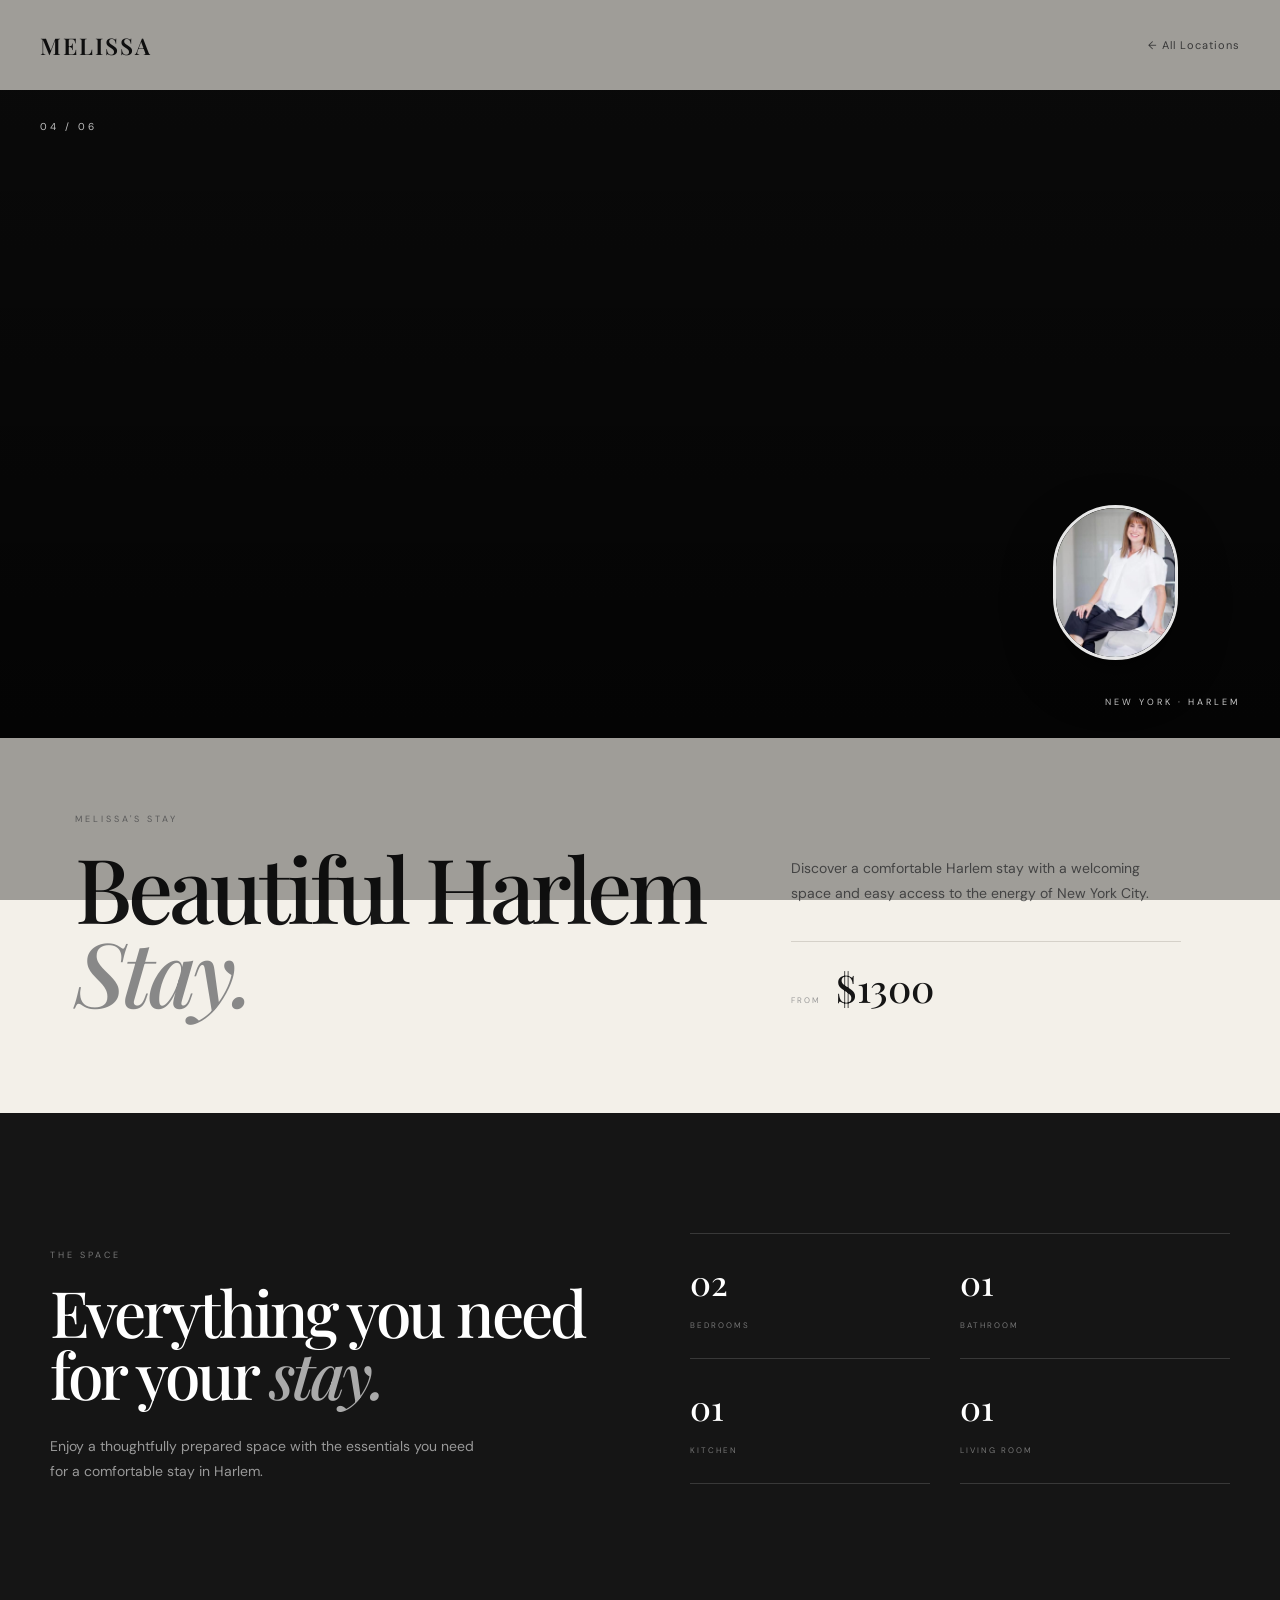
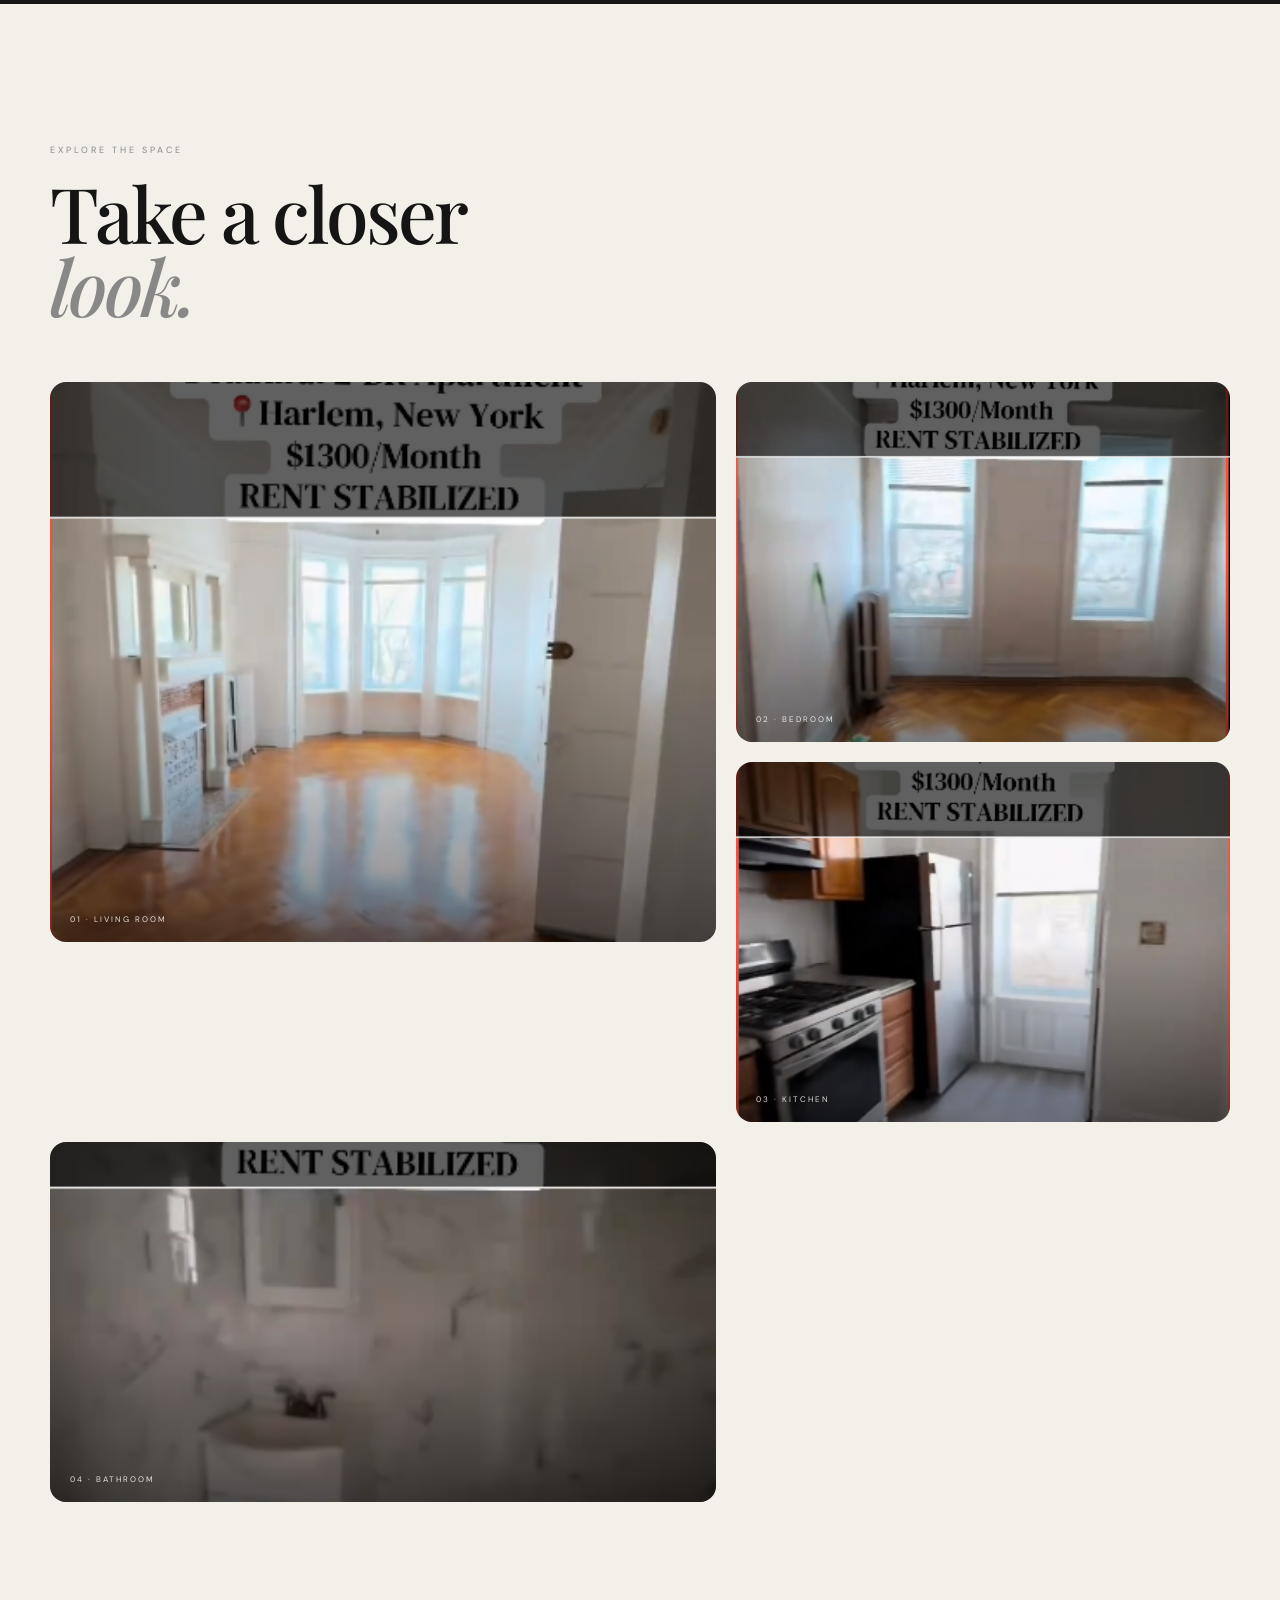
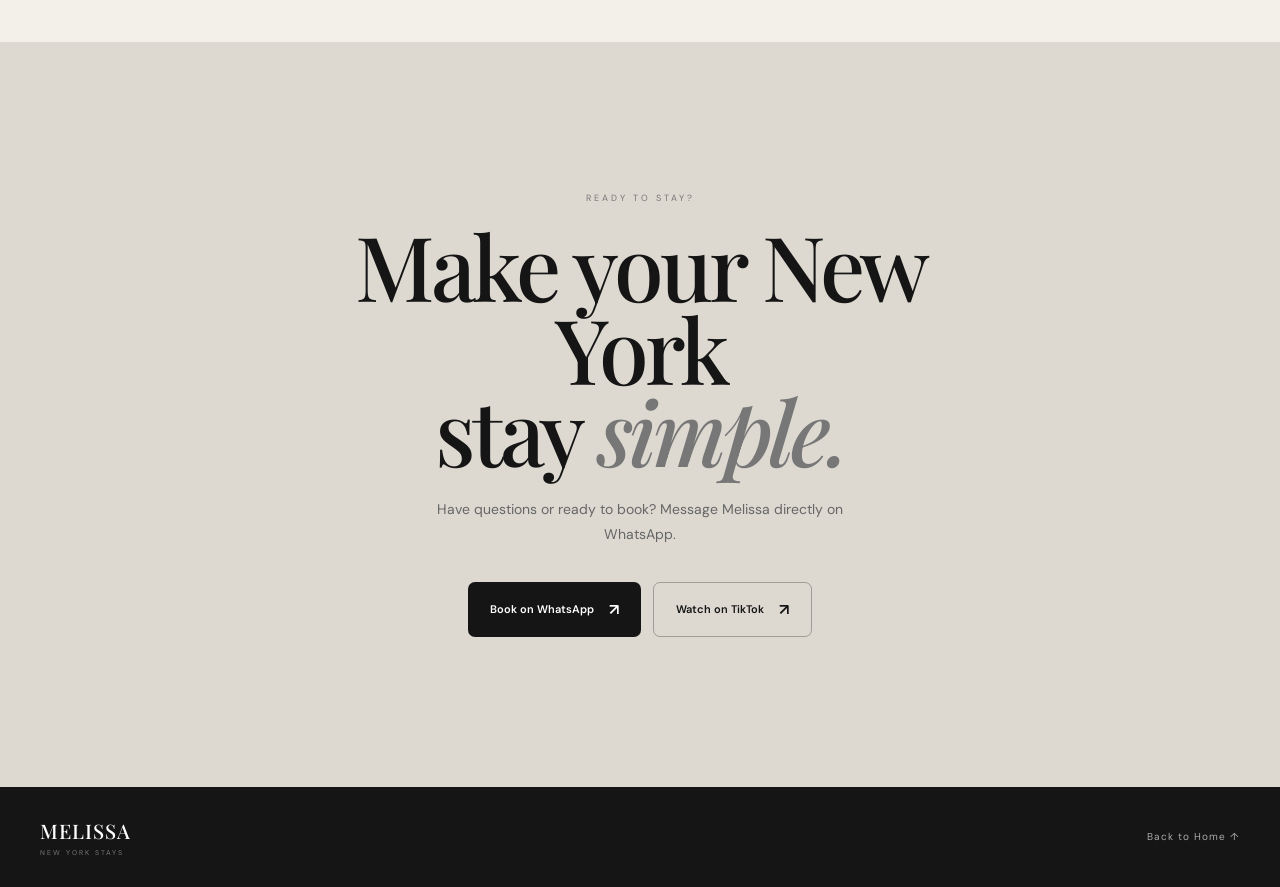
<file: harlem.html>
<!DOCTYPE html>
<html lang="en">
<head>
  <meta charset="UTF-8">
  <meta name="viewport" content="width=device-width, initial-scale=1.0">

  <title>Harlem Stay | Melissa</title>

  <link rel="preconnect" href="https://fonts.googleapis.com">
  <link rel="preconnect" href="https://fonts.gstatic.com" crossorigin>

  <link
    href="https://fonts.googleapis.com/css2?family=DM+Sans:wght@400;500;600&family=Playfair+Display:wght@500;600;700&display=swap"
    rel="stylesheet"
  >

  <link rel="stylesheet" href="property.css">
</head>

<body>

  <!-- NAVIGATION -->

  <header class="property-nav">

    <a href="index.html" class="property-logo">
      MELISSA
    </a>

    <a href="index.html" class="back-link">
      ← All Locations
    </a>

  </header>


  <main>

    <!-- PROPERTY HERO -->

    <section class="property-hero">

      <div class="property-hero-image">
  
        <video
  class="property-hero-video"
  autoplay
  loop
  playsinline
  id="propertyVideo"
>
  <source src="image/Harlem.mp4" type="video/mp4">
</video>

        <div class="bronx-profile">
          <img
            src="image/melissa.jpeg"
            alt="Melissa"
          >
        </div>

        <div class="property-hero-overlay"></div>

        <div class="property-hero-number">
          04 / 06
        </div>

        <div class="property-hero-location">
          NEW YORK · HARLEM
        </div>

      </div>


      <div class="property-hero-content">

        <div>

          <span class="property-label">
            MELISSA'S STAY
          </span>

          <h1>
            Beautiful Harlem<br>
            <em>Stay.</em>
          </h1>

        </div>


        <div class="property-hero-right">

          <p>
            Discover a comfortable Harlem stay
            with a welcoming space and easy access
            to the energy of New York City.
          </p>

          <div class="property-price">
            <span>FROM</span>
            <strong>$1300</strong>
          </div>

        </div>

      </div>

    </section>


    <!-- PROPERTY DETAILS -->

    <section class="property-details">

      <div class="property-intro">

        <span class="property-label">
          THE SPACE
        </span>

        <h2>
          Everything you need<br>
          for your <em>stay.</em>
        </h2>

        <p>
          Enjoy a thoughtfully prepared space with the
          essentials you need for a comfortable stay
          in Harlem.
        </p>

      </div>


      <div class="property-stats">

        <div class="property-stat">
          <strong>02</strong>
          <span>Bedrooms</span>
        </div>

        <div class="property-stat">
          <strong>01</strong>
          <span>Bathroom</span>
        </div>

        <div class="property-stat">
          <strong>01</strong>
          <span>kitchen</span>
        </div>

        <div class="property-stat">
          <strong>01</strong>
          <span>living room</span>
        </div>

      </div>

    </section>


    <!-- PROPERTY GALLERY -->

    <section class="property-gallery">

      <div class="gallery-heading">

        <span class="property-label">
          EXPLORE THE SPACE
        </span>

        <h2>
          Take a closer<br>
          <em>look.</em>
        </h2>

      </div>


      <div class="gallery-grid">

        <div class="gallery-item gallery-large">

          <img
            src="image/livin2.png"
            alt="Harlem living room"
          >

          <span>01 · LIVING ROOM</span>

        </div>


        <div class="gallery-item">

          <img
            src="image/bed 2.png"
            alt="Harlem bedroom"
          >

          <span>02 · BEDROOM</span>

        </div>


        <div class="gallery-item">

          <img
            src="image/kitchen2.png"
            alt="Harlem kitchen"
          >

          <span>03 · KITCHEN</span>

        </div>


        <div class="gallery-item gallery-wide">

          <img
            src="image/bath2.png"
            alt="Harlem bathroom"
          >

          <span>04 · BATHROOM</span>

        </div>

      </div>

    </section>


    <!-- BOOKING -->

    <section class="property-booking">

      <div class="booking-content">

        <span class="property-label">
          READY TO STAY?
        </span>

        <h2>
          Make your New York<br>
          stay <em>simple.</em>
        </h2>

        <p>
          Have questions or ready to book?
          Message Melissa directly on WhatsApp.
        </p>


        <div class="booking-buttons">

          <a
            href="https://wa.me/16072978805?text=Hi%20Melissa%2C%20I%20want%20to%20book%20the%20Harlem%20room."
            class="whatsapp-button"
            target="_blank"
          >
            Book on WhatsApp
            <span>↗</span>
          </a>


          <a
            href="https://vt.tiktok.com/ZSq3LEy7M/"
            class="tiktok-button"
            target="_blank"
          >
            Watch on TikTok
            <span>↗</span>
          </a>

        </div>

      </div>

    </section>

  </main>


  <!-- FOOTER -->

  <footer class="property-footer">

    <div>
      <strong>MELISSA</strong>
      <span>NEW YORK STAYS</span>
    </div>

    <a href="index.html">
      Back to Home ↑
    </a>

  </footer>

</body>
</html>
</file>
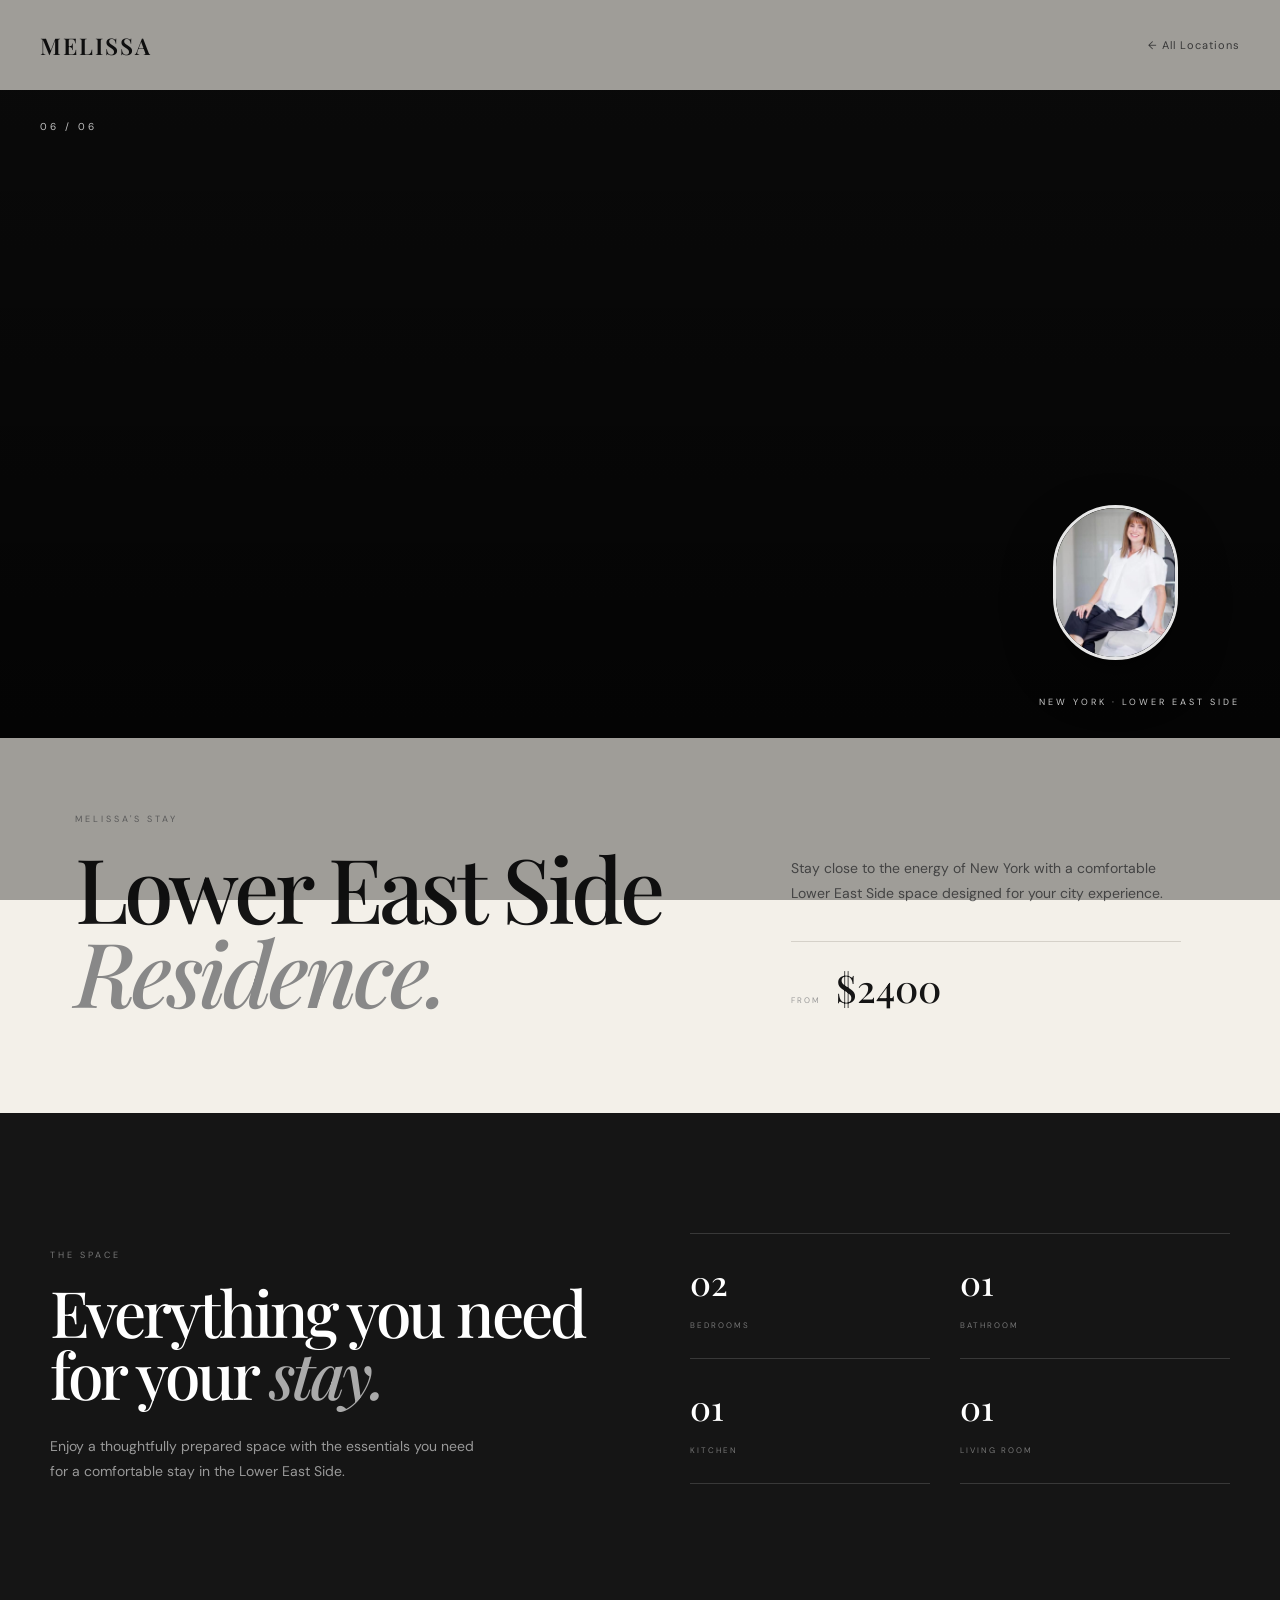
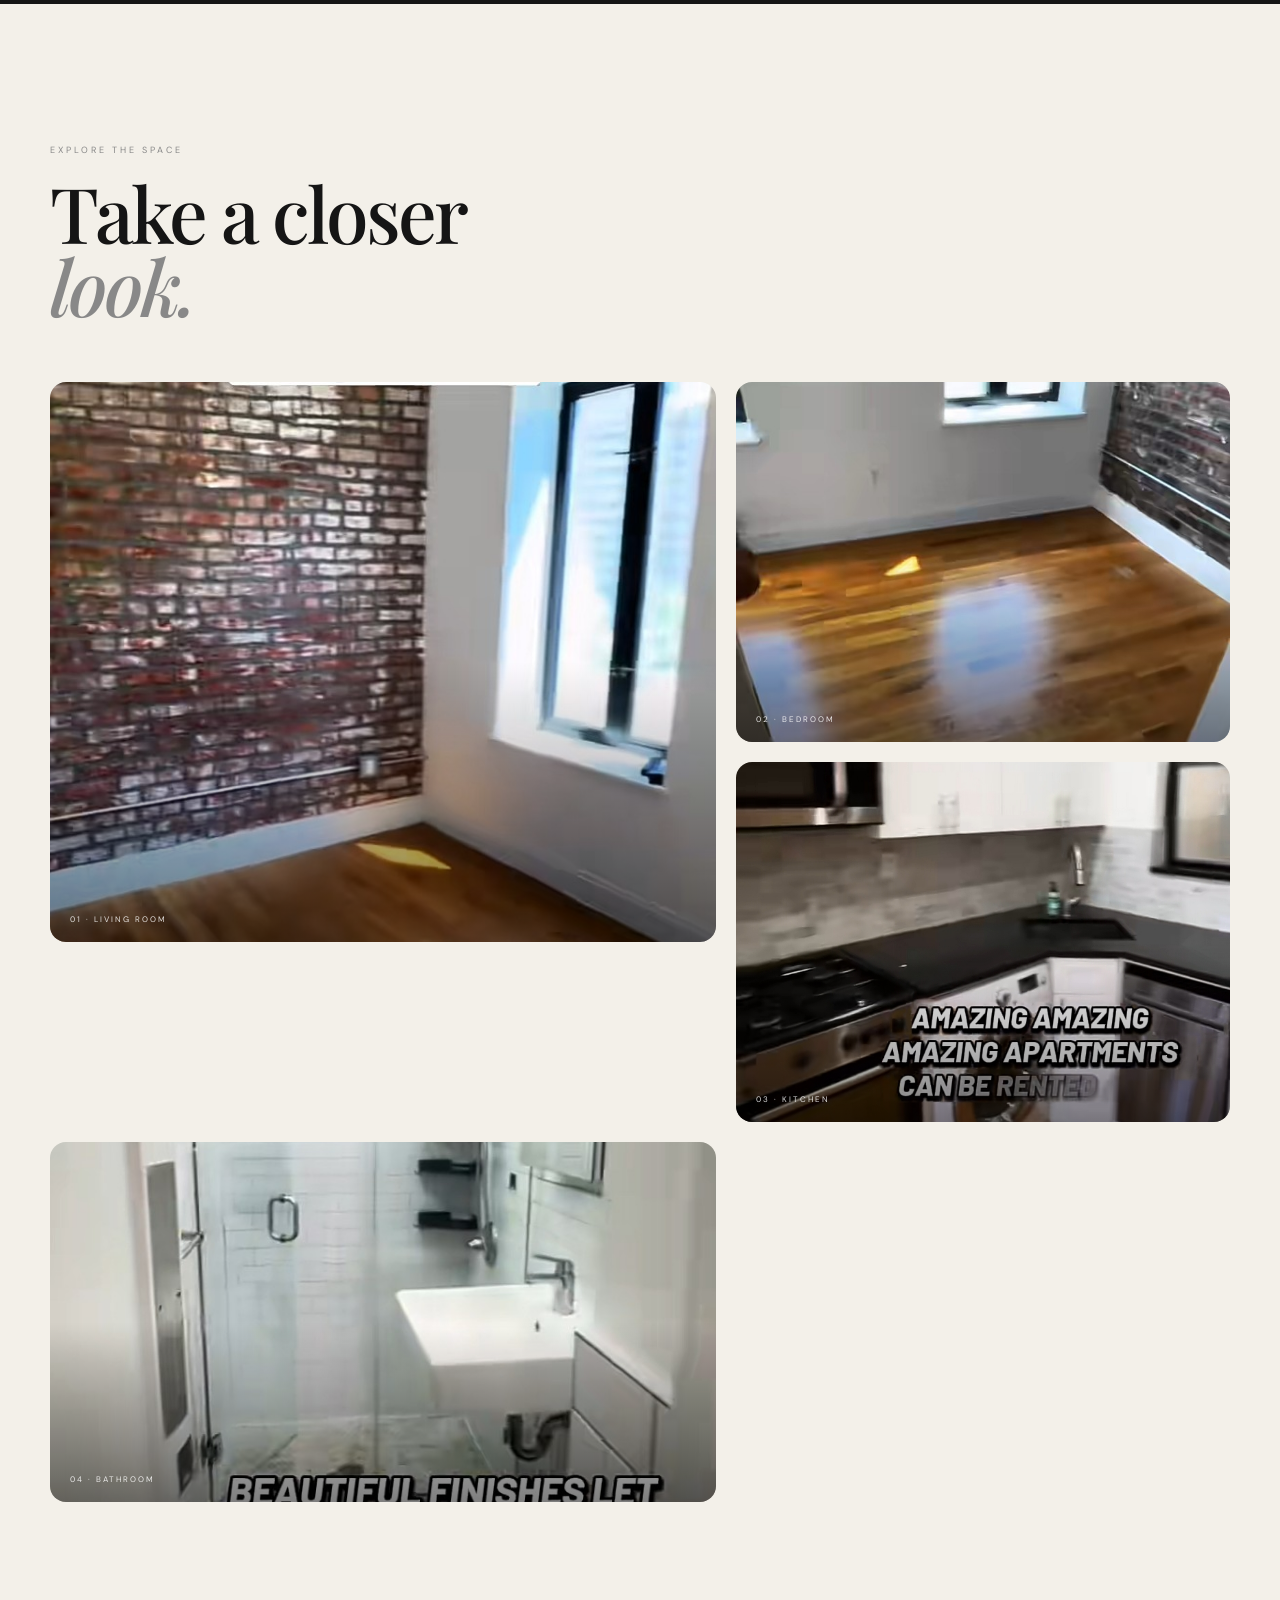
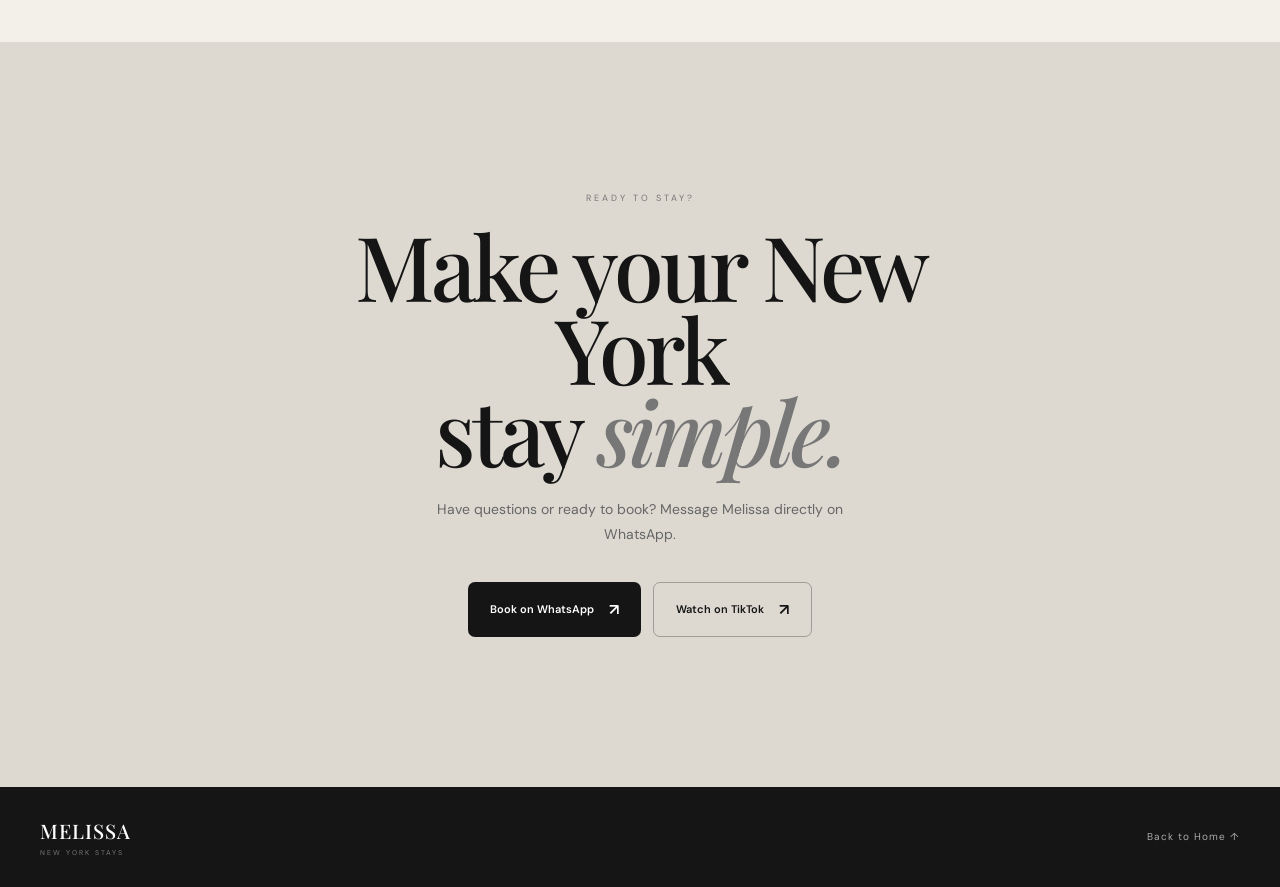
<file: lower-east.html>
<!DOCTYPE html>
<html lang="en">
<head>
  <meta charset="UTF-8">
  <meta name="viewport" content="width=device-width, initial-scale=1.0">

  <title>Lower East Side Stay | Melissa</title>

  <link rel="preconnect" href="https://fonts.googleapis.com">
  <link rel="preconnect" href="https://fonts.gstatic.com" crossorigin>

  <link
    href="https://fonts.googleapis.com/css2?family=DM+Sans:wght@400;500;600&family=Playfair+Display:wght@500;600;700&display=swap"
    rel="stylesheet"
  >

  <link rel="stylesheet" href="property.css">
</head>

<body>

  <!-- NAVIGATION -->

  <header class="property-nav">

    <a href="index.html" class="property-logo">
      MELISSA 
    </a>

    <a href="index.html" class="back-link">
      ← All Locations
    </a>

  </header>


  <main>

    <!-- PROPERTY HERO -->

    <section class="property-hero">

      <div class="property-hero-image">

        <video
  class="property-hero-video"
   autoplay
  loop
  playsinline
  id="propertyVideo"
>
  <source src="image/lower east side.mp4" type="video/mp4">
</video>


        <div class="bronx-profile">
          <img
            src="image/melissa.jpeg"
            alt="Melissa"
          >
        </div>

        <div class="property-hero-overlay"></div>

        <div class="property-hero-number">
          06 / 06
        </div>

        <div class="property-hero-location">
          NEW YORK · LOWER EAST SIDE
        </div>

      </div>


      <div class="property-hero-content">

        <div>

          <span class="property-label">
            MELISSA'S STAY
          </span>

          <h1>
            Lower East Side<br>
            <em>Residence.</em>
          </h1>

        </div>


        <div class="property-hero-right">

          <p>
            Stay close to the energy of New York
            with a comfortable Lower East Side space
            designed for your city experience.
          </p>

          <div class="property-price">
            <span>FROM</span>
            <strong>$2400</strong>
          </div>

        </div>

      </div>

    </section>


    <!-- PROPERTY DETAILS -->

    <section class="property-details">

      <div class="property-intro">

        <span class="property-label">
          THE SPACE
        </span>

        <h2>
          Everything you need<br>
          for your <em>stay.</em>
        </h2>

        <p>
          Enjoy a thoughtfully prepared space with the
          essentials you need for a comfortable stay
          in the Lower East Side.
        </p>

      </div>


      <div class="property-stats">

        <div class="property-stat">
          <strong>02</strong>
          <span>Bedrooms</span>
        </div>

        <div class="property-stat">
          <strong>01</strong>
          <span>Bathroom</span>
        </div>

        <div class="property-stat">
          <strong>01</strong>
          <span>kitchen</span>
        </div>

        <div class="property-stat">
          <strong>01</strong>
          <span>living room</span>
        </div>

      </div>

    </section>


    <!-- PROPERTY GALLERY -->

    <section class="property-gallery">

      <div class="gallery-heading">

        <span class="property-label">
          EXPLORE THE SPACE
        </span>

        <h2>
          Take a closer<br>
          <em>look.</em>
        </h2>

      </div>


      <div class="gallery-grid">

        <div class="gallery-item gallery-large">

          <img
            src="image/lower east side/lowliv.jpg"
            alt="Lower East Side living room"
          >

          <span>01 · LIVING ROOM</span>

        </div>


        <div class="gallery-item">

          <img
            src="image/lower east side/lowbed.jpg"
            alt="Lower East Side bedroom"
          >

          <span>02 · BEDROOM</span>

        </div>


        <div class="gallery-item">

          <img
            src="image/lower east side/lowkit.jpg"
            alt="Lower East Side kitchen"
          >

          <span>03 · KITCHEN</span>

        </div>


        <div class="gallery-item gallery-wide">

          <img
            src="image/lower east side/lowbat.jpg"
            alt="Lower East Side bathroom"
          >

          <span>04 · BATHROOM</span>

        </div>

      </div>

    </section>


    <!-- BOOKING -->

    <section class="property-booking">

      <div class="booking-content">

        <span class="property-label">
          READY TO STAY?
        </span>

        <h2>
          Make your New York<br>
          stay <em>simple.</em>
        </h2>

        <p>
          Have questions or ready to book?
          Message Melissa directly on WhatsApp.
        </p>


        <div class="booking-buttons">

          <a
            href="https://wa.me/16072978805?text=Hi%20Melissa%2C%20I%20want%20to%20book%20the%20Lower%20East%20Side%20room."
            class="whatsapp-button"
            target="_blank"
          >
            Book on WhatsApp
            <span>↗</span>
          </a>


          <a
            href="https://vt.tiktok.com/ZSq3LTJtL/"
            class="tiktok-button"
            target="_blank"
          >
            Watch on TikTok
            <span>↗</span>
          </a>

        </div>

      </div>

    </section>

  </main>


  <!-- FOOTER -->

  <footer class="property-footer">

    <div>
      <strong>MELISSA</strong>
      <span>NEW YORK STAYS</span>
    </div>

    <a href="index.html">
      Back to Home ↑
    </a>

  </footer>

</body>
</html>
</file>
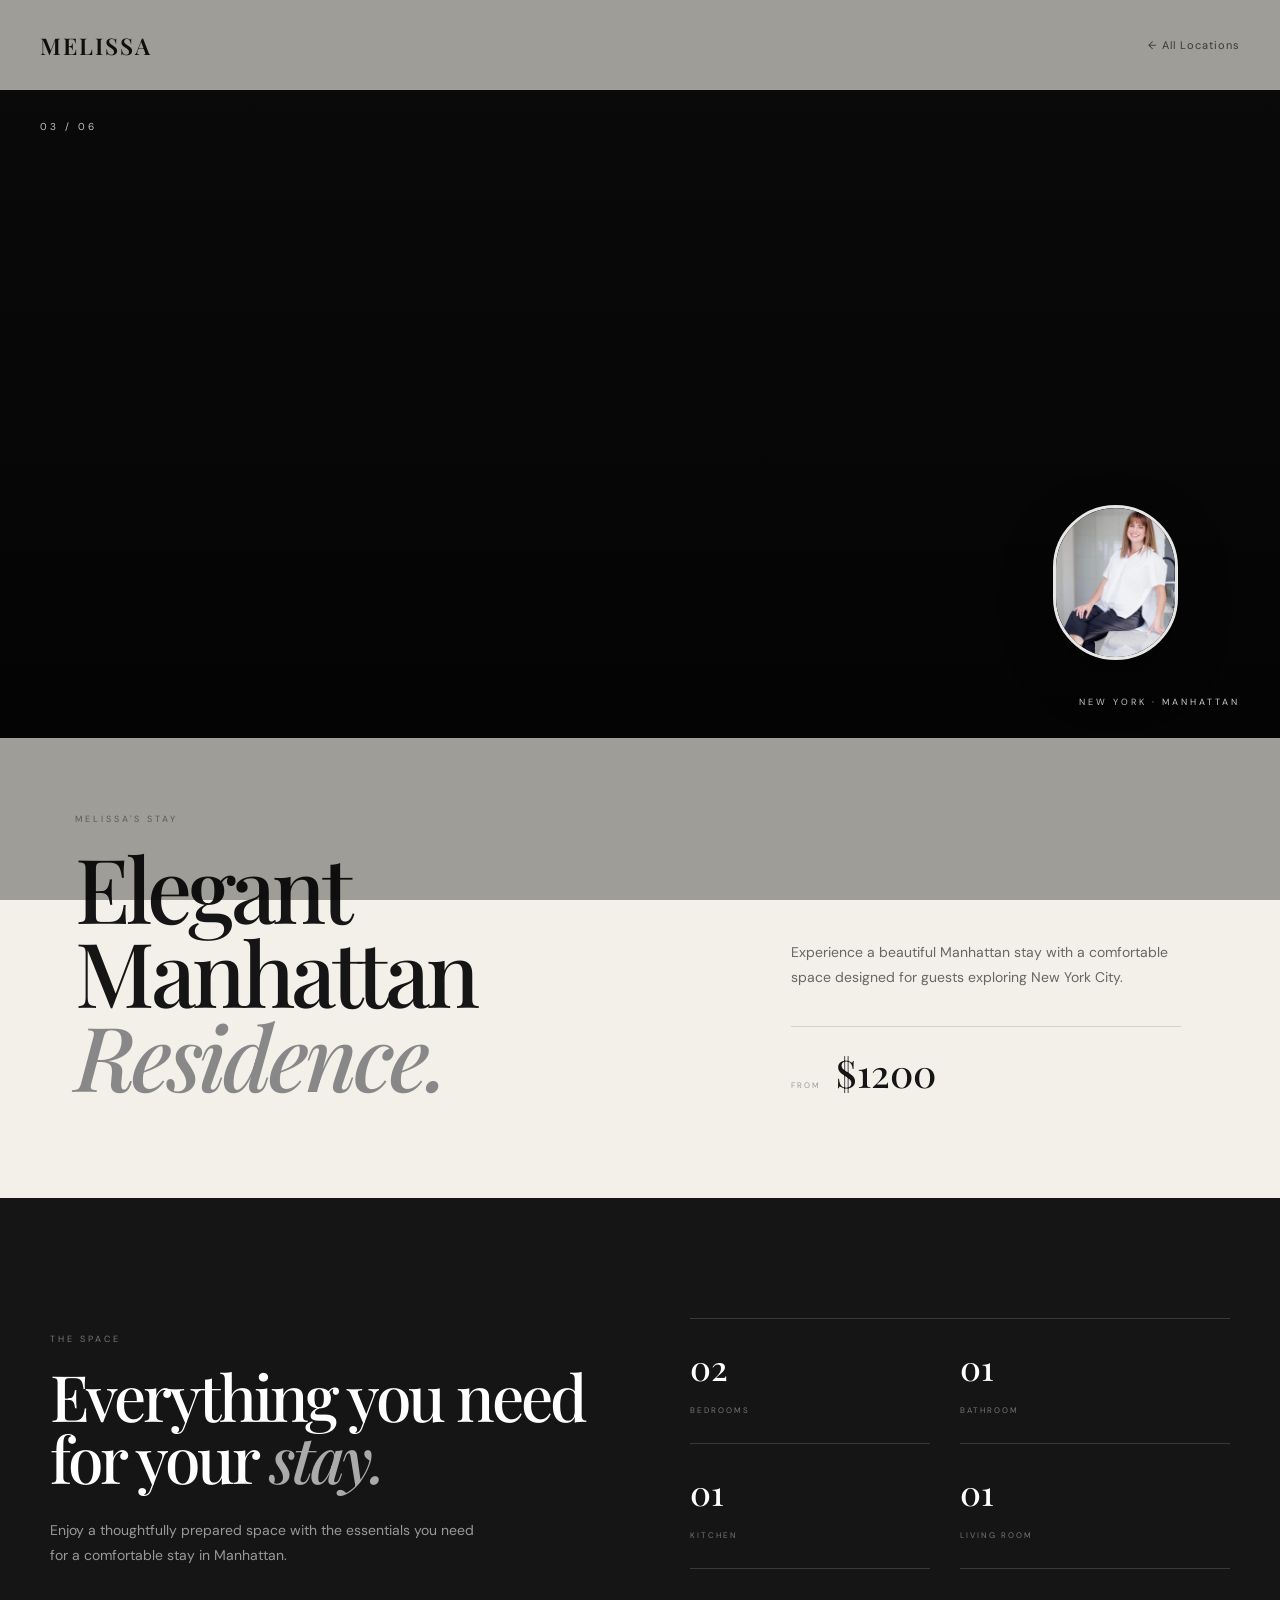
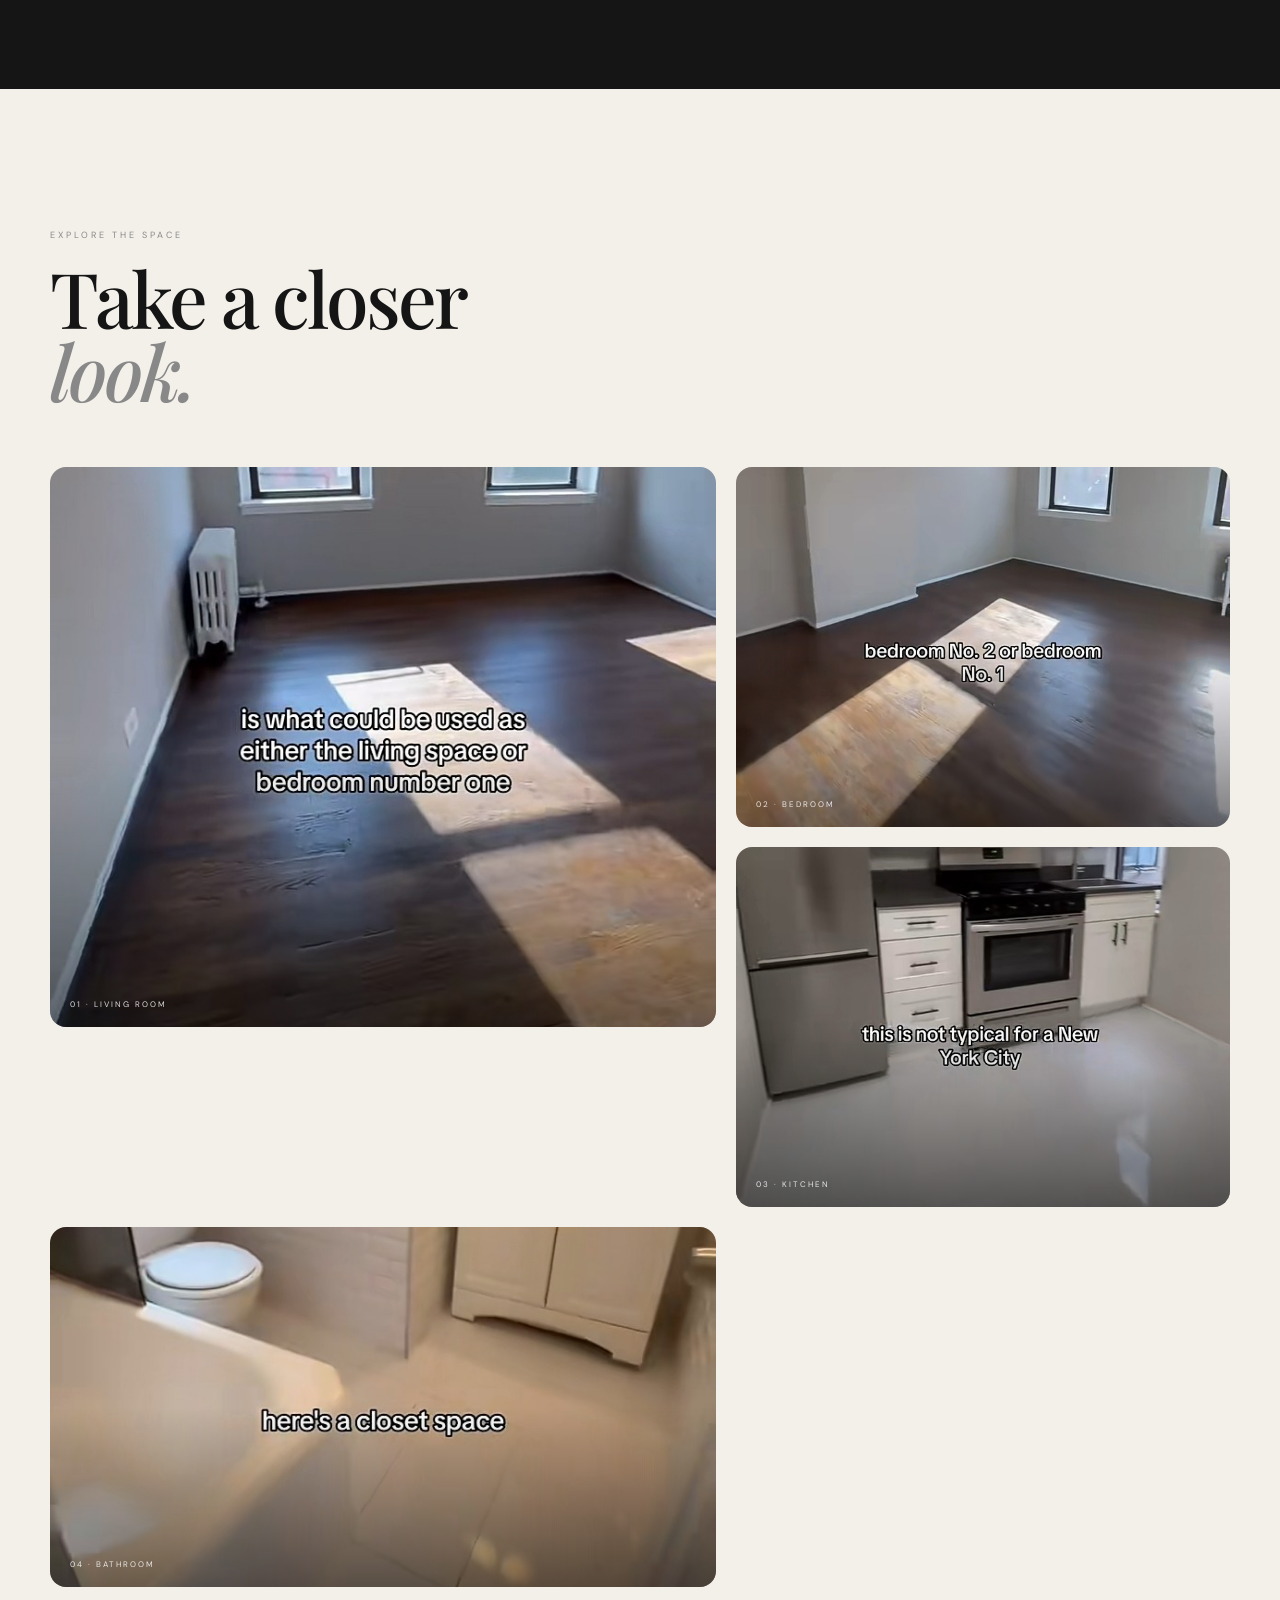
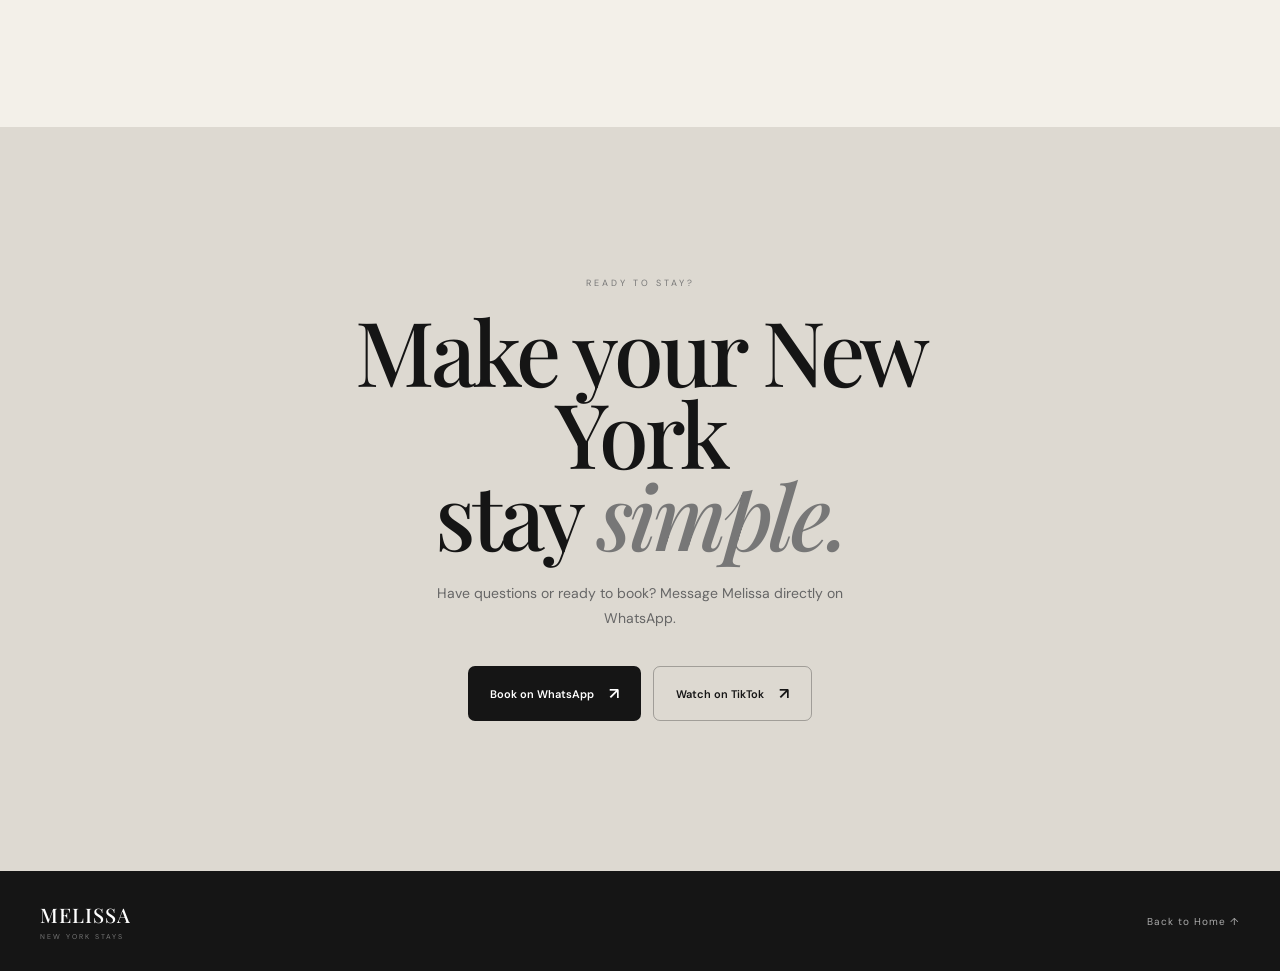
<file: manhattan.html>
<!DOCTYPE html>
<html lang="en">
<head>
  <meta charset="UTF-8">
  <meta name="viewport" content="width=device-width, initial-scale=1.0">

  <title>Manhattan Stay | Melissa</title>

  <link rel="preconnect" href="https://fonts.googleapis.com">
  <link rel="preconnect" href="https://fonts.gstatic.com" crossorigin">

  <link
    href="https://fonts.googleapis.com/css2?family=DM+Sans:wght@400;500;600&family=Playfair+Display:wght@500;600;700&display=swap"
    rel="stylesheet"
  >

  <link rel="stylesheet" href="property.css">
</head>

<body>

  <header class="property-nav">

    <a href="index.html" class="property-logo">
      MELISSA
    </a>

    <a href="index.html" class="back-link">
      ← All Locations
    </a>

  </header>


  <main>

    <!-- PROPERTY HERO -->

    <section class="property-hero">

      <div class="property-hero-image">

         <video
  class="property-hero-video"
  autoplay
  loop
  playsinline
  id="propertyVideo"
>
  <source src="image/Manhattan.mp4" type="video/mp4">
</video>
        <div class="bronx-profile">
          <img
            src="image/melissa.jpeg"
            alt="Melissa"
          >
        </div>

        <div class="property-hero-overlay"></div>

        <div class="property-hero-number">
          03 / 06
        </div>

        <div class="property-hero-location">
          NEW YORK · MANHATTAN
        </div>

      </div>


      <div class="property-hero-content">

        <div>

          <span class="property-label">
            MELISSA'S STAY
          </span>

          <h1>
            Elegant Manhattan<br>
            <em>Residence.</em>
          </h1>

        </div>


        <div class="property-hero-right">

          <p>
            Experience a beautiful Manhattan stay
            with a comfortable space designed for
            guests exploring New York City.
          </p>

          <div class="property-price">
            <span>FROM</span>
            <strong>$1200</strong>
          </div>

        </div>

      </div>

    </section>


    <!-- PROPERTY DETAILS -->

    <section class="property-details">

      <div class="property-intro">

        <span class="property-label">
          THE SPACE
        </span>

        <h2>
          Everything you need<br>
          for your <em>stay.</em>
        </h2>

        <p>
          Enjoy a thoughtfully prepared space with the
          essentials you need for a comfortable stay
          in Manhattan.
        </p>

      </div>


      <div class="property-stats">

        <div class="property-stat">
          <strong>02</strong>
          <span>Bedrooms</span>
        </div>

        <div class="property-stat">
          <strong>01</strong>
          <span>Bathroom</span>
        </div>

        <div class="property-stat">
          <strong>01</strong>
          <span>kitchen</span>
        </div>

        <div class="property-stat">
          <strong>01</strong>
          <span>living room</span>
        </div>

      </div>

    </section>


    <!-- PROPERTY GALLERY -->

    <section class="property-gallery">

      <div class="gallery-heading">

        <span class="property-label">
          EXPLORE THE SPACE
        </span>

        <h2>
          Take a closer<br>
          <em>look.</em>
        </h2>

      </div>


      <div class="gallery-grid">

        <div class="gallery-item gallery-large">

          <img
            src="image/Manhattan/manlive.jpg"
            alt="Manhattan living room"
          >

          <span>01 · LIVING ROOM</span>

        </div>


        <div class="gallery-item">

          <img
            src="image/Manhattan/manbed.jpg"
            alt="Manhattan bedroom"
          >

          <span>02 · BEDROOM</span>

        </div>


        <div class="gallery-item">

          <img
            src="image/Manhattan/mankit.jpg"
            alt="Manhattan kitchen"
          >

          <span>03 · KITCHEN</span>

        </div>


        <div class="gallery-item gallery-wide">

          <img
            src="image/Manhattan/manbat.jpg"
            alt="Manhattan bathroom"
          >

          <span>04 · BATHROOM</span>

        </div>

      </div>

    </section>


    <!-- BOOKING -->

    <section class="property-booking">

      <div class="booking-content">

        <span class="property-label">
          READY TO STAY?
        </span>

        <h2>
          Make your New York<br>
          stay <em>simple.</em>
        </h2>

        <p>
          Have questions or ready to book?
          Message Melissa directly on WhatsApp.
        </p>


        <div class="booking-buttons">

          <a
            href="https://wa.me/16072978805?text=Hi%20Melissa%2C%20I%20want%20to%20book%20the%20Manhattan%20room."
            class="whatsapp-button"
            target="_blank"
          >
            Book on WhatsApp
            <span>↗</span>
          </a>


          <a
            href="https://vt.tiktok.com/ZSq3LWu6q/"
            class="tiktok-button"
            target="_blank"
          >
            Watch on TikTok
            <span>↗</span>
          </a>

        </div>

      </div>

    </section>

  </main>


  <!-- FOOTER -->

  <footer class="property-footer">

    <div>
      <strong>MELISSA</strong>
      <span>NEW YORK STAYS</span>
    </div>

    <a href="index.html">
      Back to Home ↑
    </a>

  </footer>

</body>
</html>
</file>
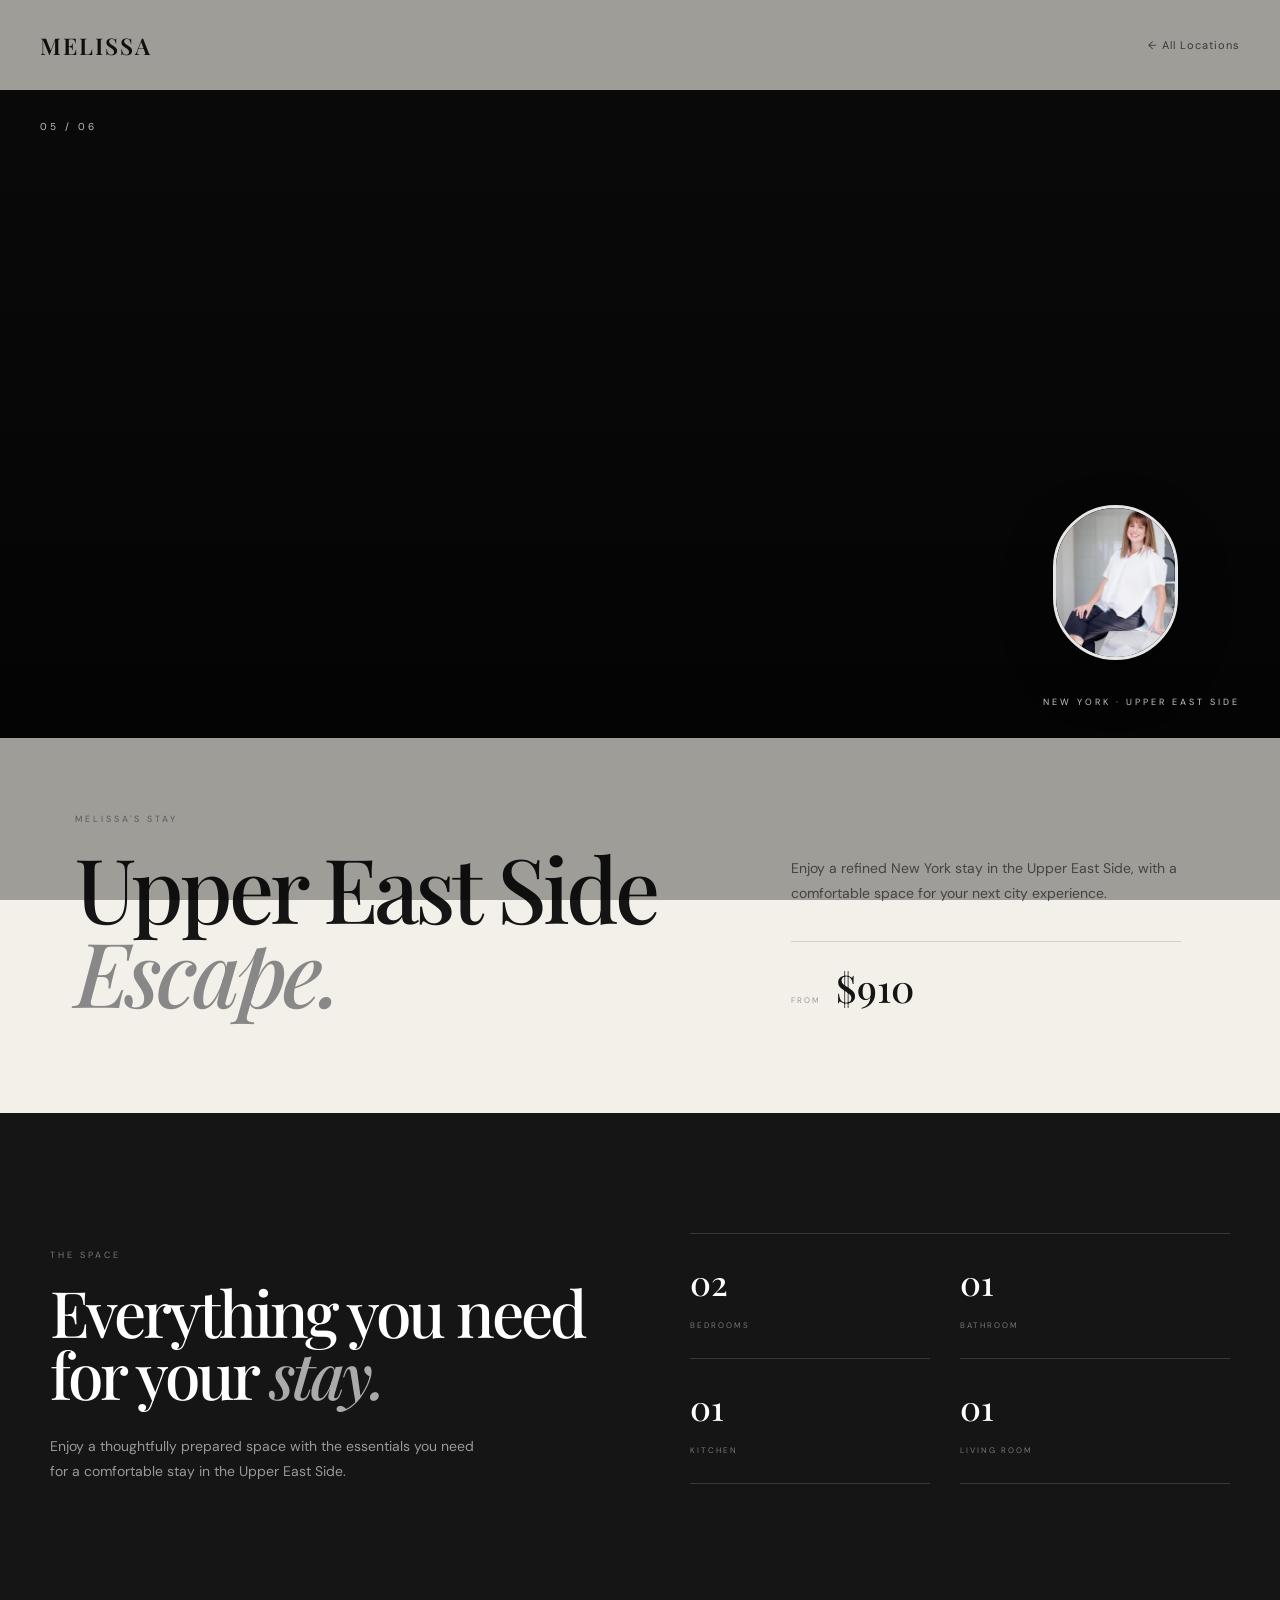
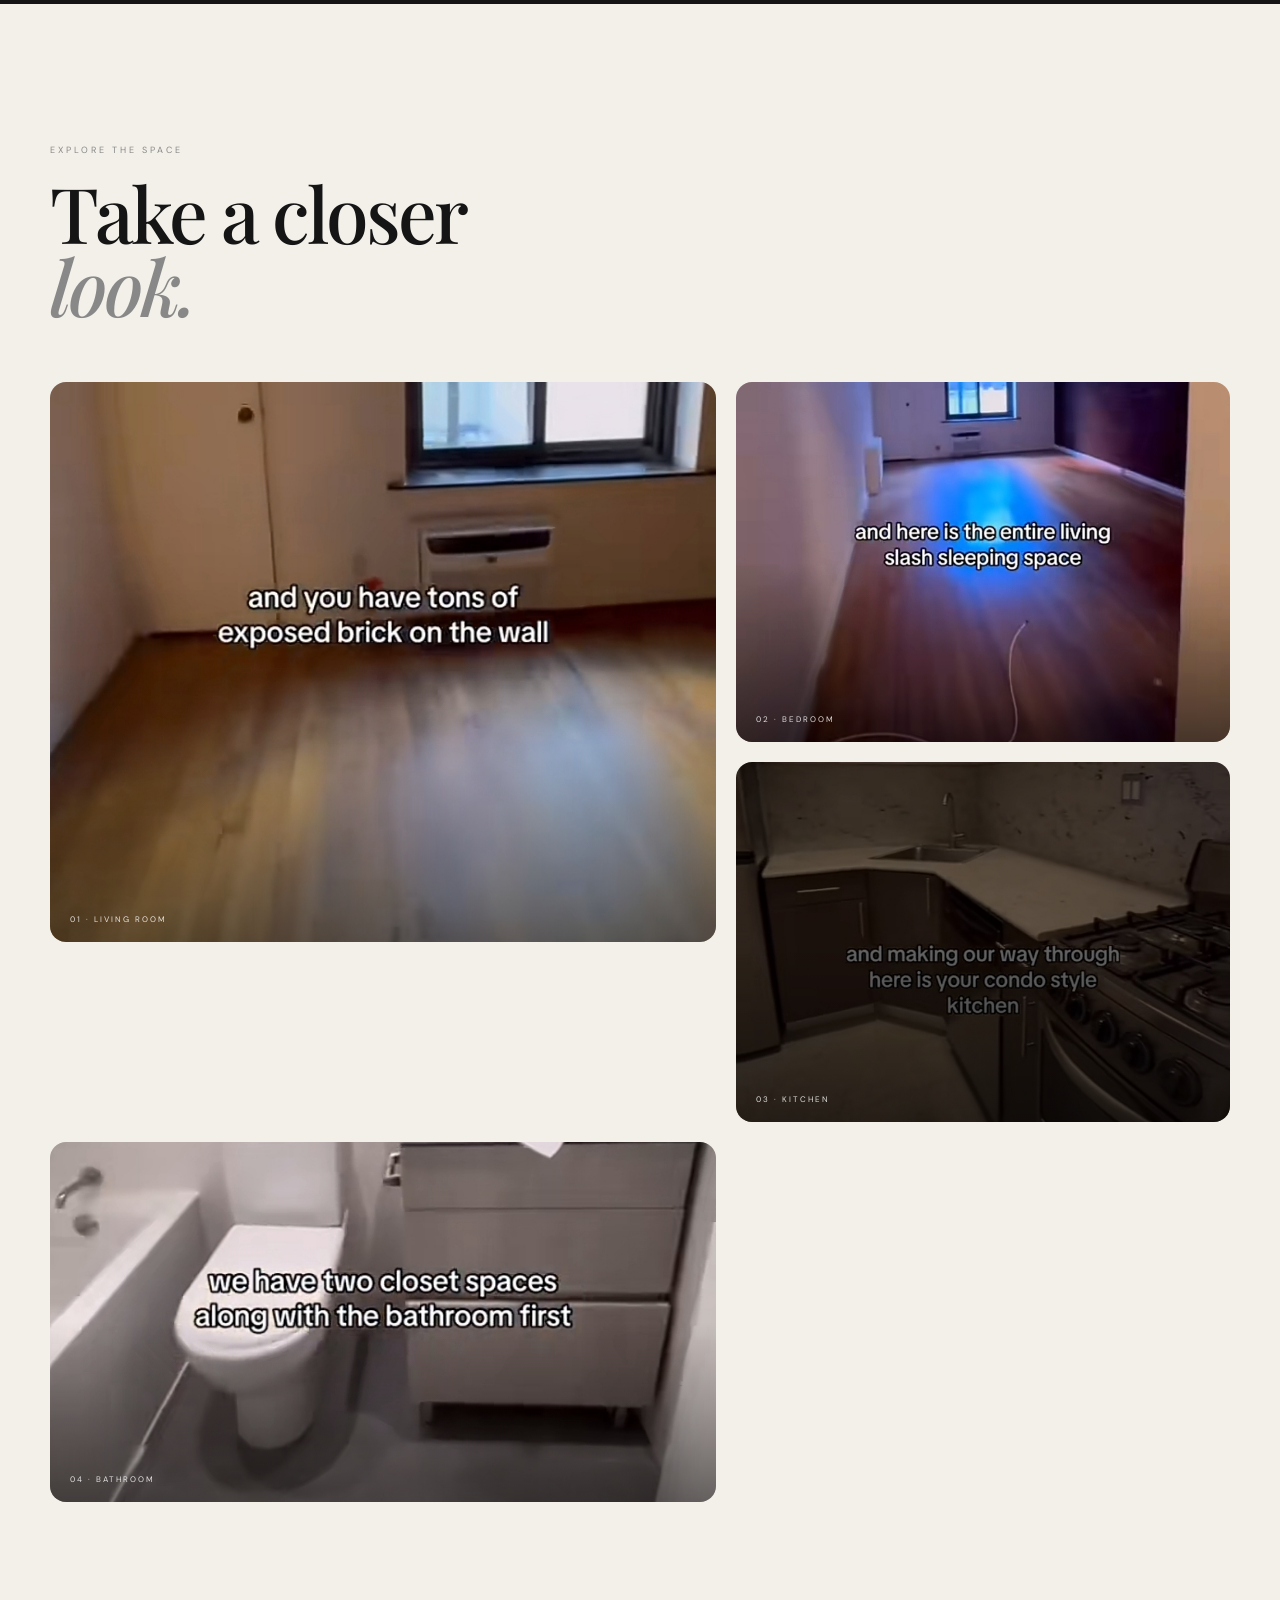
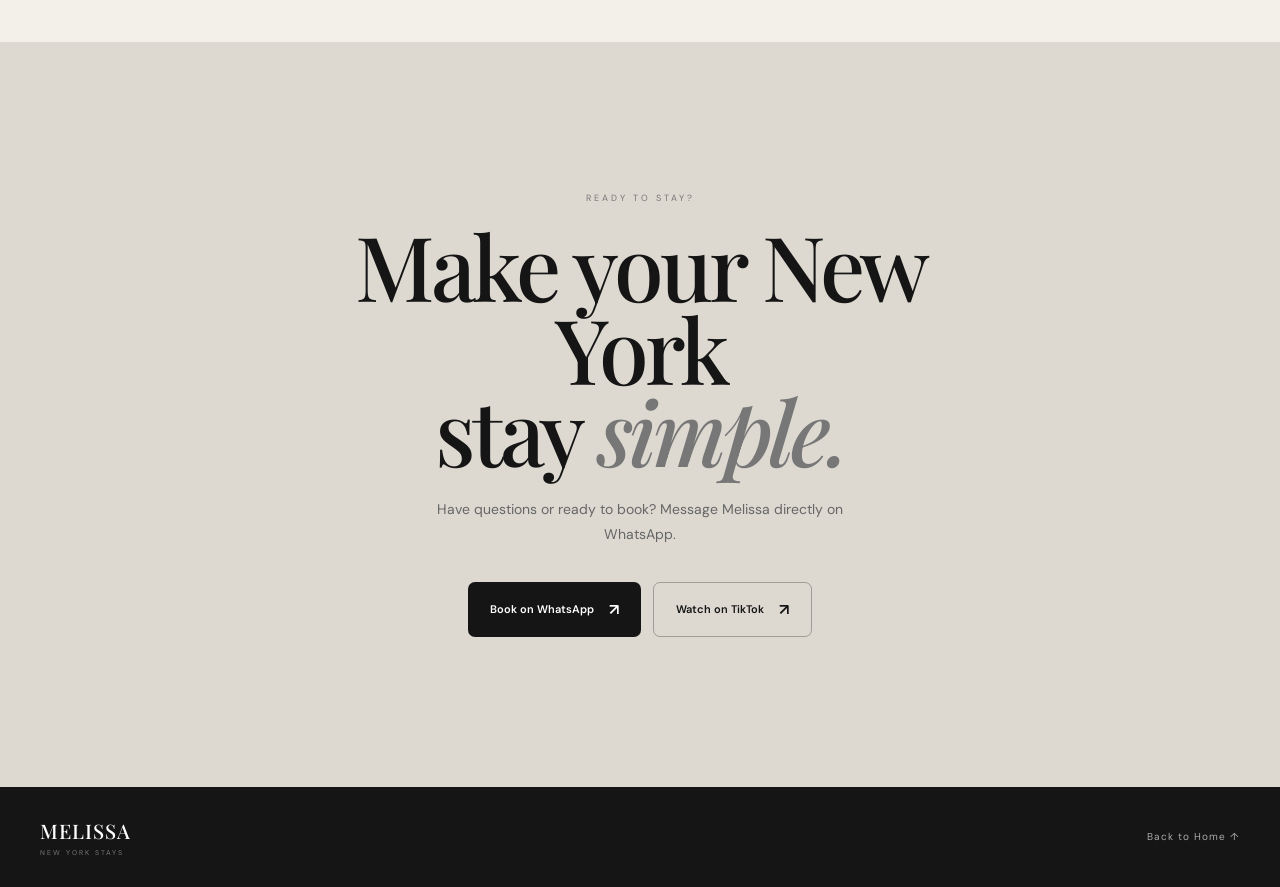
<file: upper-east.html>
<!DOCTYPE html>
<html lang="en">
<head>
  <meta charset="UTF-8">
  <meta name="viewport" content="width=device-width, initial-scale=1.0">

  <title>Upper East Side Stay | Melissa</title>

  <link rel="preconnect" href="https://fonts.googleapis.com">
  <link rel="preconnect" href="https://fonts.gstatic.com" crossorigin>

  <link
    href="https://fonts.googleapis.com/css2?family=DM+Sans:wght@400;500;600&family=Playfair+Display:wght@500;600;700&display=swap"
    rel="stylesheet"
  >

  <link rel="stylesheet" href="property.css">
</head>

<body>

  <header class="property-nav">

    <a href="index.html" class="property-logo">
      MELISSA
    </a>

    <a href="index.html" class="back-link">
      ← All Locations
    </a>

  </header>


  <main>

    <!-- PROPERTY HERO -->

    <section class="property-hero">

      <div class="property-hero-image">

        
         <video
  class="property-hero-video"
  autoplay
  loop
  playsinline
  id="propertyVideo"
>
  <source src="image/upper East side.mp4" type="video/mp4">
</video>

        <div class="bronx-profile">
          <img
            src="image/melissa.jpeg"
            alt="Melissa"
          >
        </div>

        <div class="property-hero-overlay"></div>

        <div class="property-hero-number">
          05 / 06
        </div>

        <div class="property-hero-location">
          NEW YORK · UPPER EAST SIDE
        </div>

      </div>


      <div class="property-hero-content">

        <div>

          <span class="property-label">
            MELISSA'S STAY
          </span>

          <h1>
            Upper East Side<br>
            <em>Escape.</em>
          </h1>

        </div>


        <div class="property-hero-right">

          <p>
            Enjoy a refined New York stay in the
            Upper East Side, with a comfortable space
            for your next city experience.
          </p>

          <div class="property-price">
            <span>FROM</span>
            <strong>$910</strong>
          </div>

        </div>

      </div>

    </section>


    <!-- PROPERTY DETAILS -->

    <section class="property-details">

      <div class="property-intro">

        <span class="property-label">
          THE SPACE
        </span>

        <h2>
          Everything you need<br>
          for your <em>stay.</em>
        </h2>

        <p>
          Enjoy a thoughtfully prepared space with the
          essentials you need for a comfortable stay
          in the Upper East Side.
        </p>

      </div>


      <div class="property-stats">

        <div class="property-stat">
          <strong>02</strong>
          <span>Bedrooms</span>
        </div>

        <div class="property-stat">
          <strong>01</strong>
          <span>Bathroom</span>
        </div>

        <div class="property-stat">
          <strong>01</strong>
          <span>kitchen</span>
        </div>

        <div class="property-stat">
          <strong>01</strong>
          <span>living room</span>
        </div>

      </div>

    </section>


    <!-- PROPERTY GALLERY -->

    <section class="property-gallery">

      <div class="gallery-heading">

        <span class="property-label">
          EXPLORE THE SPACE
        </span>

        <h2>
          Take a closer<br>
          <em>look.</em>
        </h2>

      </div>


      <div class="gallery-grid">

        <div class="gallery-item gallery-large">

          <img
            src="image/upper East side/uplive.jpg"
            alt="Upper East Side living room"
          >

          <span>01 · LIVING ROOM</span>

        </div>


        <div class="gallery-item">

          <img
            src="image/upper East side/upbed.jpg"
            alt="Upper East Side bedroom"
          >

          <span>02 · BEDROOM</span>

        </div>


        <div class="gallery-item">

          <img
            src="image/upper East side/upkic.jpg"
            alt="Upper East Side kitchen"
          >

          <span>03 · KITCHEN</span>

        </div>


        <div class="gallery-item gallery-wide">

          <img
            src="image/upper East side/upbat.jpg"
            alt="Upper East Side bathroom"
          >

          <span>04 · BATHROOM</span>

        </div>

      </div>

    </section>


    <!-- BOOKING -->

    <section class="property-booking">

      <div class="booking-content">

        <span class="property-label">
          READY TO STAY?
        </span>

        <h2>
          Make your New York<br>
          stay <em>simple.</em>
        </h2>

        <p>
          Have questions or ready to book?
          Message Melissa directly on WhatsApp.
        </p>


        <div class="booking-buttons">

          <a
            href="https://wa.me/16072978805?text=Hi%20Melissa%2C%20I%20want%20to%20book%20the%20Upper%20East%20Side%20room."
            class="whatsapp-button"
            target="_blank"
          >
            Book on WhatsApp
            <span>↗</span>
          </a>


          <a
            href="https://vt.tiktok.com/ZSqTQhGJF/"
            class="tiktok-button"
            target="_blank"
          >
            Watch on TikTok
            <span>↗</span>
          </a>

        </div>

      </div>

    </section>

  </main>


  <footer class="property-footer">

    <div>
      <strong>MELISSA</strong>
      <span>NEW YORK STAYS</span>
    </div>

    <a href="index.html">
      Back to Home ↑
    </a>

  </footer>

</body>
</html>
</file>
<file: property.css>
/* =========================================================
   RESET
========================================================= */

* {
  margin: 0;
  padding: 0;
  box-sizing: border-box;
}

html {
  scroll-behavior: smooth;
  overflow-x: hidden;
}

body {
  width: 100%;
  max-width: 100%;
  overflow-x: hidden;

  background: #f3f0e9;
  color: #151515;

  font-family: "DM Sans", sans-serif;
}

img {
  display: block;
  width: 100%;
}

a {
  font-family: inherit;
  -webkit-tap-highlight-color: transparent;
}


/* =========================================================
   NAVIGATION
========================================================= */

.property-nav {
  width: 100%;
  height: 90px;

  padding: 0 40px;

  display: flex;
  align-items: center;
  justify-content: space-between;

  background: #f3f0e9;
}

.property-logo {
  color: #151515;

  text-decoration: none;

  font-family: "Playfair Display", serif;

  font-size: 23px;
  font-weight: 600;

  letter-spacing: 2px;
}

.back-link {
  color: #555;

  text-decoration: none;

  font-size: 11px;
  letter-spacing: 1px;

  transition: color .3s ease;
}

.back-link:hover {
  color: #151515;
}


/* =========================================================
   HERO
========================================================= */

.property-hero {
  width: 100%;
}

.property-hero-image {
  position: relative;

  width: 100%;
  height: 72vh;
  min-height: 550px;

  overflow: hidden;
}

.property-hero-image img {
  width: 100%;
  height: 100%;

  object-fit: cover;

  transition: transform 1.2s ease;
}

.property-hero:hover .property-hero-image img {
  transform: scale(1.03);
}

.property-hero-overlay {
  position: absolute;
  inset: 0;

  background:
    linear-gradient(
      to bottom,
      rgba(0,0,0,.15),
      rgba(0,0,0,.65)
    );
}

.property-hero-number {
  position: absolute;

  top: 30px;
  left: 40px;

  color: rgba(255,255,255,.75);

  font-size: 10px;
  letter-spacing: 3px;
}

.property-hero-location {
  position: absolute;

  right: 40px;
  bottom: 30px;

  color: rgba(255,255,255,.8);

  font-size: 9px;
  letter-spacing: 3px;
}

.property-hero-content {
  max-width: 1180px;

  margin: 0 auto;

  padding: 75px 25px 100px;

  display: grid;

  grid-template-columns: 1fr .65fr;

  gap: 80px;
}

.property-label {
  display: block;

  margin-bottom: 20px;

  color: #888;

  font-size: 9px;
  letter-spacing: 3px;
}

.property-hero-content h1 {
  font-family: "Playfair Display", serif;

  font-size: clamp(55px, 7vw, 90px);

  line-height: .94;

  font-weight: 500;

  letter-spacing: -4px;
}

.property-hero-content h1 em {
  color: #888;
  font-style: italic;
}

.property-hero-right {
  align-self: end;

  max-width: 390px;
}

.property-hero-right p {
  margin-bottom: 35px;

  color: #666;

  font-size: 14px;

  line-height: 1.8;
}

.property-price {
  display: flex;

  align-items: baseline;

  gap: 15px;

  padding-top: 20px;

  border-top: 1px solid #d5d1c9;
}

.property-price span {
  color: #999;

  font-size: 8px;

  letter-spacing: 2px;
}

.property-price strong {
  font-family: "Playfair Display", serif;

  font-size: 38px;

  font-weight: 500;
}


/* =========================================================
   DETAILS
========================================================= */

.property-details {
  width: 100%;

  background: #151515;
  color: #fff;

  padding: 120px max(25px, calc((100% - 1180px) / 2));

  display: grid;

  grid-template-columns: 1fr 1fr;

  gap: 100px;

  align-items: end;
}

.property-intro {
  max-width: 560px;
}

.property-intro .property-label {
  color: #777;
}

.property-intro h2 {
  margin-bottom: 30px;

  font-family: "Playfair Display", serif;

  font-size: clamp(48px, 5vw, 70px);

  line-height: .96;

  font-weight: 500;

  letter-spacing: -3px;
}

.property-intro h2 em {
  color: #aaa;
  font-style: italic;
}

.property-intro p {
  max-width: 430px;

  color: #999;

  font-size: 14px;

  line-height: 1.8;
}

.property-stats {
  display: grid;

  grid-template-columns: repeat(2, 1fr);

  border-top: 1px solid rgba(255,255,255,.15);
}

.property-stat {
  padding: 25px 0;

  border-bottom: 1px solid rgba(255,255,255,.15);
}

.property-stat:nth-child(odd) {
  margin-right: 30px;
}

.property-stat strong {
  display: block;

  margin-bottom: 7px;

  font-family: "Playfair Display", serif;

  font-size: 34px;

  font-weight: 500;
}

.property-stat span {
  color: #777;

  font-size: 8px;

  letter-spacing: 2px;

  text-transform: uppercase;
}


/* =========================================================
   GALLERY
========================================================= */

.property-gallery {
  width: 100%;

  padding: 140px max(25px, calc((100% - 1180px) / 2));

  background: #f3f0e9;
}

.gallery-heading {
  margin-bottom: 60px;
}

.gallery-heading h2 {
  font-family: "Playfair Display", serif;

  font-size: clamp(52px, 6vw, 80px);

  line-height: .95;

  font-weight: 500;

  letter-spacing: -3px;
}

.gallery-heading h2 em {
  color: #888;

  font-style: italic;
}

.gallery-grid {
  display: grid;

  grid-template-columns: 1.35fr 1fr;

  gap: 20px;
}

.gallery-item {
  position: relative;

  height: 360px;

  overflow: hidden;

  border-radius: 16px;
}

.gallery-large {
  height: 560px;

  grid-row: span 2;
}

.gallery-wide {
  grid-column: span 1;
}

.gallery-item img {
  width: 100%;
  height: 100%;

  object-fit: cover;

  transition: transform .8s ease;
}

.gallery-item:hover img {
  transform: scale(1.05);
}

.gallery-item::after {
  content: "";

  position: absolute;
  inset: 0;

  background:
    linear-gradient(
      to top,
      rgba(0,0,0,.5),
      transparent 50%
    );
}

.gallery-item > span {
  position: absolute;

  z-index: 2;

  left: 20px;
  bottom: 18px;

  color: rgba(255,255,255,.85);

  font-size: 8px;

  letter-spacing: 2px;
}


/* =========================================================
   BOOKING
========================================================= */

.property-booking {
  width: 100%;

  padding: 150px 25px;

  background: #ddd9d1;

  text-align: center;
}

.booking-content {
  max-width: 750px;

  margin: 0 auto;
}

.booking-content .property-label {
  color: #777;
}

.booking-content h2 {
  margin-bottom: 25px;

  font-family: "Playfair Display", serif;

  font-size: clamp(55px, 7vw, 90px);

  line-height: .92;

  font-weight: 500;

  letter-spacing: -4px;
}

.booking-content h2 em {
  color: #777;

  font-style: italic;
}

.booking-content p {
  max-width: 430px;

  margin: 0 auto 35px;

  color: #666;

  font-size: 14px;

  line-height: 1.8;
}

.booking-buttons {
  display: flex;

  justify-content: center;

  flex-wrap: wrap;

  gap: 12px;
}

.whatsapp-button,
.tiktok-button {
  display: inline-flex;

  align-items: center;

  gap: 15px;

  padding: 16px 22px;

  border-radius: 7px;

  text-decoration: none;

  font-size: 11px;

  font-weight: 600;

  transition:
    transform .3s ease,
    background .3s ease;
}

.whatsapp-button {
  background: #151515;

  color: #fff;
}

.whatsapp-button:hover {
  transform: translateY(-3px);

  background: #333;
}

.tiktok-button {
  background: transparent;

  color: #151515;

  border: 1px solid rgba(21,21,21,.3);
}

.tiktok-button:hover {
  transform: translateY(-3px);

  background: rgba(255,255,255,.4);
}

.whatsapp-button span,
.tiktok-button span {
  font-size: 16px;
}


/* =========================================================
   FOOTER
========================================================= */

.property-footer {
  width: 100%;

  padding: 30px 40px;

  background: #151515;

  color: #fff;

  display: flex;

  justify-content: space-between;

  align-items: center;
}

.property-footer div {
  display: flex;

  flex-direction: column;

  gap: 4px;
}

.property-footer strong {
  font-family: "Playfair Display", serif;

  font-size: 20px;

  font-weight: 500;

  letter-spacing: 1px;
}

.property-footer span {
  color: #777;

  font-size: 7px;

  letter-spacing: 2px;
}

.property-footer a {
  color: #aaa;

  text-decoration: none;

  font-size: 10px;

  letter-spacing: 1px;
}

.property-footer a:hover {
  color: #fff;
}


/* =========================================================
   TABLET
========================================================= */

@media (max-width: 850px) {

  .property-nav {
    padding: 0 25px;
  }

  .property-hero-image {
    height: 60vh;
    min-height: 480px;
  }

  .property-hero-content {
    grid-template-columns: 1fr;

    gap: 45px;

    padding-top: 70px;
    padding-bottom: 80px;
  }

  .property-hero-right {
    max-width: 500px;
  }

  .property-details {
    grid-template-columns: 1fr;

    gap: 60px;

    padding-top: 90px;
    padding-bottom: 90px;
  }

  .gallery-grid {
    grid-template-columns: 1fr 1fr;
  }

  .gallery-large {
    grid-row: span 1;

    height: 450px;
  }

  .gallery-item {
    height: 300px;
  }
}


/* =========================================================
   MOBILE
========================================================= */

@media (max-width: 600px) {

  .property-nav {
    height: 75px;

    padding: 0 18px;
  }

  .property-logo {
    font-size: 20px;
  }

  .back-link {
    font-size: 9px;
  }

  .property-hero-image {
    height: 52vh;

    min-height: 400px;
  }

  .property-hero-number {
    top: 20px;
    left: 18px;

    font-size: 8px;
  }

  .property-hero-location {
    right: 18px;
    bottom: 20px;

    font-size: 7px;
  }

  .property-hero-content {
    padding:
      55px
      20px
      75px;

    gap: 35px;
  }

  .property-hero-content h1 {
    font-size: 52px;

    letter-spacing: -2.5px;
  }

  .property-hero-right p {
    font-size: 13px;
  }

  .property-price strong {
    font-size: 32px;
  }


  /* Details */

  .property-details {
    padding:
      80px
      20px;

    gap: 45px;
  }

  .property-intro h2 {
    font-size: 48px;

    letter-spacing: -2px;
  }

  .property-intro p {
    font-size: 13px;
  }

  .property-stat strong {
    font-size: 29px;
  }


  /* Gallery */

  .property-gallery {
    padding:
      90px
      20px;
  }

  .gallery-heading {
    margin-bottom: 40px;
  }

  .gallery-heading h2 {
    font-size: 50px;

    letter-spacing: -2px;
  }

  .gallery-grid {
    grid-template-columns: 1fr;

    gap: 14px;
  }

  .gallery-large,
  .gallery-item {
    height: 300px;

    grid-row: auto;
  }


  /* Booking */

  .property-booking {
    padding:
      100px
      20px;
  }

  .booking-content h2 {
    font-size: 53px;

    letter-spacing: -2.5px;
  }

  .booking-content p {
    font-size: 13px;
  }

  .booking-buttons {
    flex-direction: column;

    align-items: stretch;
  }

  .whatsapp-button,
  .tiktok-button {
    justify-content: center;
  }


  /* Footer */

  .property-footer {
    padding:
      25px 20px;

    flex-direction: column;

    align-items: flex-start;

    gap: 20px;
  }
}


/* =========================================================
   VERY SMALL PHONES
========================================================= */

@media (max-width: 380px) {

  .property-hero-content h1 {
    font-size: 46px;
  }

  .property-intro h2 {
    font-size: 43px;
  }

  .gallery-heading h2 {
    font-size: 44px;
  }

  .booking-content h2 {
    font-size: 46px;
  }

  .gallery-large,
  .gallery-item {
    height: 260px;
  }
}


/* =========================================================
   REDUCED MOTION
========================================================= */

@media (prefers-reduced-motion: reduce) {

  html {
    scroll-behavior: auto;
  }

  *,
  *::before,
  *::after {
    animation-duration: .01ms !important;
    animation-iteration-count: 1 !important;
    transition-duration: .01ms !important;
  }
}

.bronx-profile {
  position: absolute;
  right: 8%;
  bottom: 12%;
  width: 125px;
  height: 155px;
  border-radius: 70px;
  overflow: hidden;
  border: 3px solid rgba(255, 255, 255, 0.9);
  box-shadow: 0 20px 50px rgba(0, 0, 0, 0.35);
  z-index: 5;
  animation: melissaFloat 4s ease-in-out infinite;
}

.bronx-profile img {
  width: 100%;
  height: 100%;
  object-fit: cover;
  display: block;
}

@keyframes melissaFloat {
  0%, 100% {
    transform: translateY(0);
  }

  50% {
    transform: translateY(-8px);
  }
}

@media (max-width: 700px) {
  .bronx-profile {
    width: 90px;
    height: 115px;
    right: 20px;
    bottom: 110px;
  }
}

.property-hero > img {
  filter: blur(14px);
  transform: scale(1.08);
}

.property-hero::after {
  content: "";
  position: absolute;
  inset: 0;
  background: rgba(0, 0, 0, 0.35);
  z-index: 1;
  pointer-events: none;
}

.bronx-profile {
  position: absolute;
  right: 8%;
  bottom: 12%;
  width: 125px;
  height: 155px;
  border-radius: 70px;
  overflow: hidden;
  border: 3px solid rgba(255,255,255,.9);
  box-shadow: 0 20px 50px rgba(0,0,0,.4);
  z-index: 5;
}

.bronx-profile img {
  width: 100%;
  height: 100%;
  object-fit: cover;
  filter: none;
}
/* =========================
   BRONX HERO BLURRED BACKGROUND
========================= */

.property-hero-image {
  position: relative;
  overflow: hidden;
}

/* Large property background */
.property-hero-image > img:first-child {
  filter: blur(25px);
  transform: scale(1.12);
}

/* Keep the dark overlay above the blurred image */
.property-hero-overlay {
  z-index: 2;
}

/* Text/details above everything */
.property-hero-number,
.property-hero-location {
  z-index: 4;
}

/* Melissa's portrait stays completely sharp */
.bronx-profile {
  position: absolute;
  right: 8%;
  bottom: 12%;
  width: 125px;
  height: 155px;
  border-radius: 70px;
  overflow: hidden;
  border: 3px solid rgba(255, 255, 255, 0.9);
  box-shadow: 0 20px 50px rgba(0, 0, 0, 0.4);
  z-index: 5;
}

.bronx-profile img {
  width: 100%;
  height: 100%;
  object-fit: cover;
  filter: none !important;
  transform: none !important;
}

/* Mobile */
@media (max-width: 700px) {
  .bronx-profile {
    width: 90px;
    height: 115px;
    right: 20px;
    bottom: 100px;
  }
}

.property-hero-image > img:first-child {
  filter: blur(10px);
  transform: scale(1.08);
}

.property-hero-video {
  position: absolute;
  inset: -15px;
  width: calc(100% + 30px);
  height: calc(100% + 30px);
  object-fit: cover;
  filter: blur(10px);
  transform: scale(1.08);
}

/* =========================
   BRONX HERO VIDEO
========================= */

.property-hero-image {
  position: relative;
  overflow: hidden;
}

.property-hero-video {
  position: absolute;
  inset: -10px;
  width: calc(100% + 20px);
  height: calc(100% + 20px);
  object-fit: cover;
  display: block;
  filter: blur(10px);
  transform: scale(1.05);
  z-index: 1;
}

.property-hero-overlay {
  position: absolute;
  inset: 0;
  z-index: 2;
}

.property-hero-number,
.property-hero-location {
  position: absolute;
  z-index: 4;
}

.bronx-profile {
  position: absolute;
  right: 8%;
  bottom: 12%;
  width: 125px;
  height: 155px;
  border-radius: 70px;
  overflow: hidden;
  border: 3px solid rgba(255, 255, 255, 0.9);
  box-shadow: 0 20px 50px rgba(0, 0, 0, 0.4);
  z-index: 5;
}

.bronx-profile img {
  width: 100%;
  height: 100%;
  object-fit: cover;
  display: block;
  filter: none !important;
  transform: none !important;
}

@media (max-width: 700px) {
  .bronx-profile {
    width: 90px;
    height: 115px;
    right: 20px;
    bottom: 100px;
  }
}

.property-hero-video {
  position: absolute;
  inset: 0;
  width: 100%;
  height: 100%;
  object-fit: contain;
  object-position: center;
  display: block;
  filter: none;
  transform: none;
  z-index: 1;
  background: #111;
}
</file>
